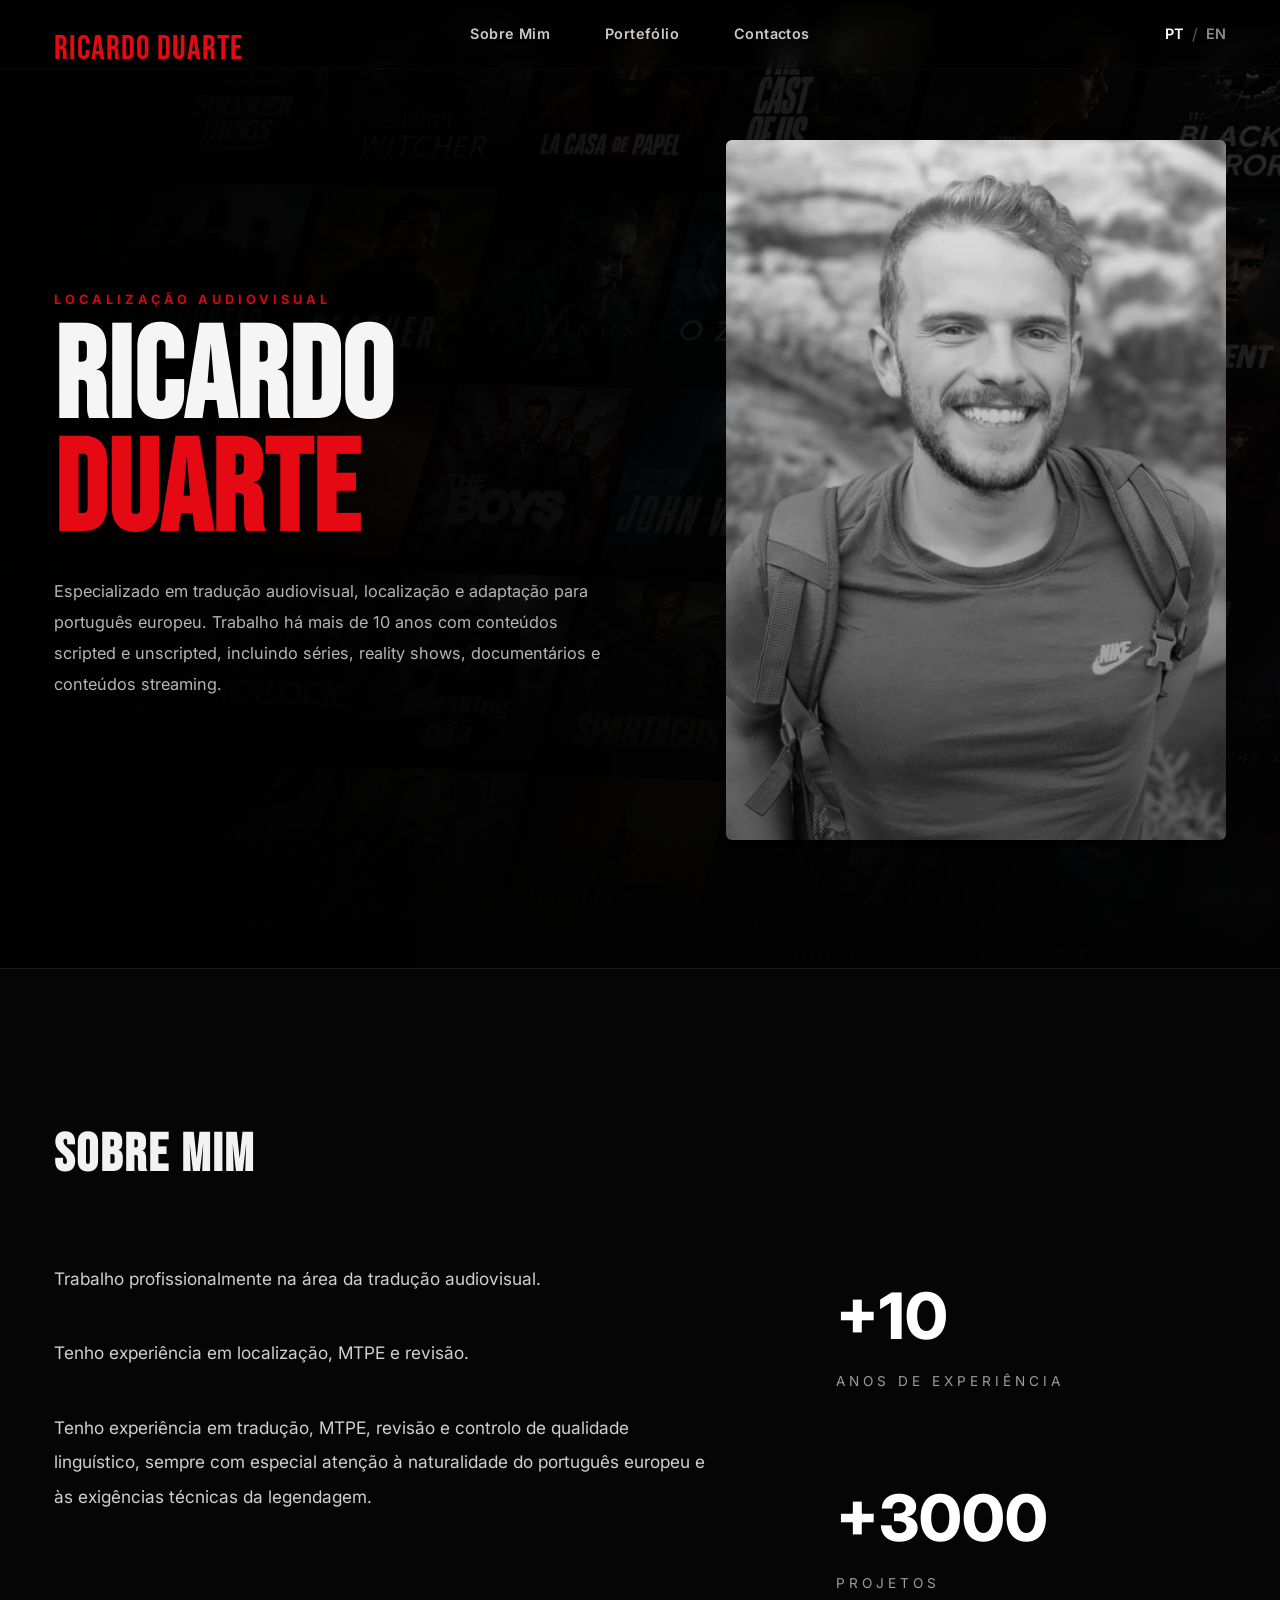
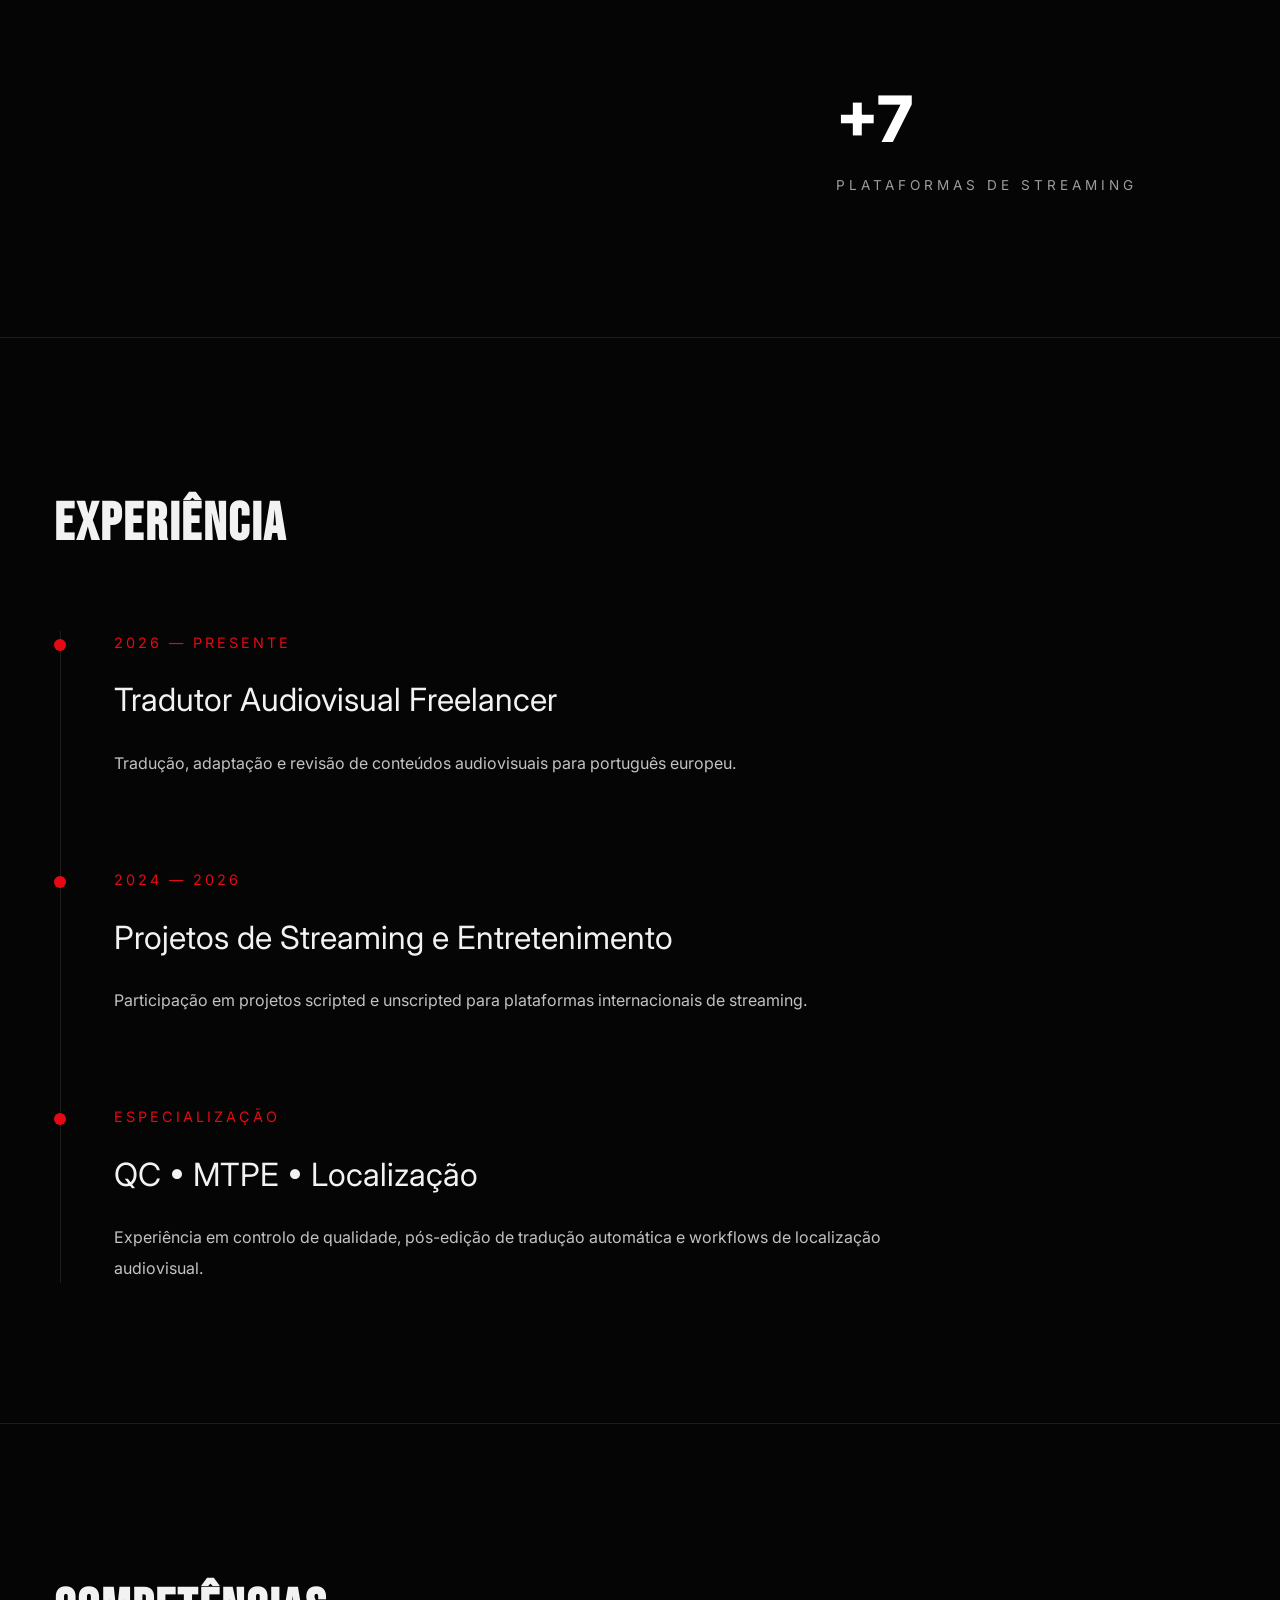
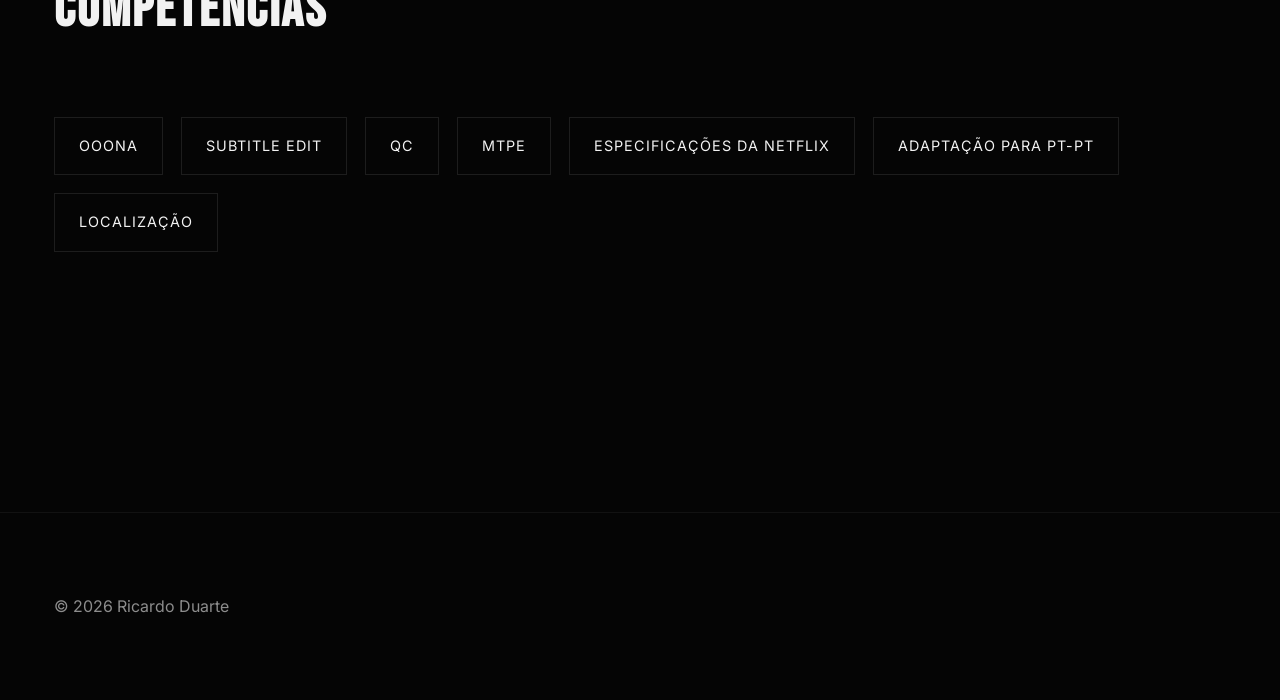
<file: index.html>
<!DOCTYPE html>
<html lang="pt-PT">

<head>

  <meta charset="UTF-8" />

  <meta name="viewport"
        content="width=device-width, initial-scale=1.0" />

  <title>Ricardo Duarte — Tradução e legendagem audiovisual</title>

  <!-- FONTS -->

  <link rel="preconnect"
        href="https://fonts.googleapis.com">

  <link rel="preconnect"
        href="https://fonts.gstatic.com"
        crossorigin>

  <link href="https://fonts.googleapis.com/css2?family=Inter:wght@300;400;500;600;700;800&family=Bebas+Neue&display=swap"
        rel="stylesheet">
<link rel="stylesheet" href="css/global.css">
<link rel="stylesheet" href="css/index.css">

</head>

<body>

  <!-- NAVBAR -->

  <nav>
    <a href="index.html"
       class="logo">
      RICARDO DUARTE
    </a>

    <div class="mobile-menu-button"
     onclick="toggleMobileMenu()">
    ☰
</div>

<div class="mobile-menu">

    <div class="nav-links">

        <a
            id="nav-about"
            href="index.html">
        </a>

        <a
            id="nav-portfolio"
            href="pages/portfolio.html">
        </a>

        <a
            id="nav-contact"
            href="pages/contactos.html">
        </a>

    </div>

    <div class="language-switch">

        <span
            class="lang-option"
            data-lang="pt"
            onclick="loadLanguage('pt')">
            PT
        </span>

        <span class="lang-separator">/</span>

        <span
            class="lang-option"
            data-lang="en"
            onclick="loadLanguage('en')">
            EN
        </span>

        </div>
    
    </div>

  </nav>

  <!-- HERO -->

  <section class="hero">

    <div class="hero-background"></div>

    <div class="container hero-grid">

      <div class="hero-left">

        <div id="hero-subtitle" class="hero-subtitle"></div>

        <h1>
          <span id="hero-first-name" class="hero-name-white">
          </span>

          <br>

          <span id="hero-last-name" class="hero-name-red"></span>
        </h1>

        <div id="hero-description" class="hero-description"></div>

      </div>

      <div class="hero-image">

        <div class="image-overlay"></div>
        <img id="hero-image" src="" alt="">

      </div>

    </div>

  </section>

  <main>

    <!-- ABOUT -->

    <section class="section">

      <div class="container">

        <h2 id="about-title" class="section-title">
          Sobre Mim
        </h2>

        <div class="about-grid">

          <div class="about-text">

            <p id="about-text-1"></p>
            
            <p id="about-text-2"></p>

            <p id="about-text-3"></p>
            
          </div>

          <div class="stats">

            <div class="stat">

              <h3 id="aboutExpYears"></h3>

              <p id="aboutExpYearsDescription"></p>

            </div>

            <div class="stat">

              <h3 id="aboutExpProjects"></h3>

              <p id="aboutExpProjectsDescription"></p>

            </div>

            <div class="stat">

              <h3 id="aboutExpChannels"></h3>

              <p id="aboutExpChannelsDescription"></p>

            </div>

          </div>

        </div>

      </div>

    </section>

    <!-- EXPERIENCE -->

    <section class="section">

      <div class="container">

        <h2 id="experience-title" class="section-title"></h2>

        <div id="experience-container" class="timeline"></div>

      </div>

    </section>

    <!-- SKILLS -->

    <section class="section">

      <div class="container">

        <h2 id="skills-title" class="section-title">
          Competências
        </h2>

        <div id="skills-container" class="skills"></div>

      </div>

    </section>

  </main>

  <!-- FOOTER -->

  <footer>

    <div class="container footer-content">

      <p>© 2026 Ricardo Duarte</p>

      <!-- <div class="footer-links">

        <a href="#">IMDb</a>

        <a href="#">LinkedIn</a>

        <a href="pages/contactos.html">Email</a>

      </div> -->

    </div>

  </footer>
  
  <script src="data/index-content.js"></script>
  <script src="scripts/language.js"></script>
  <script src="scripts/script.js"></script>

</body>
</html>
</file>
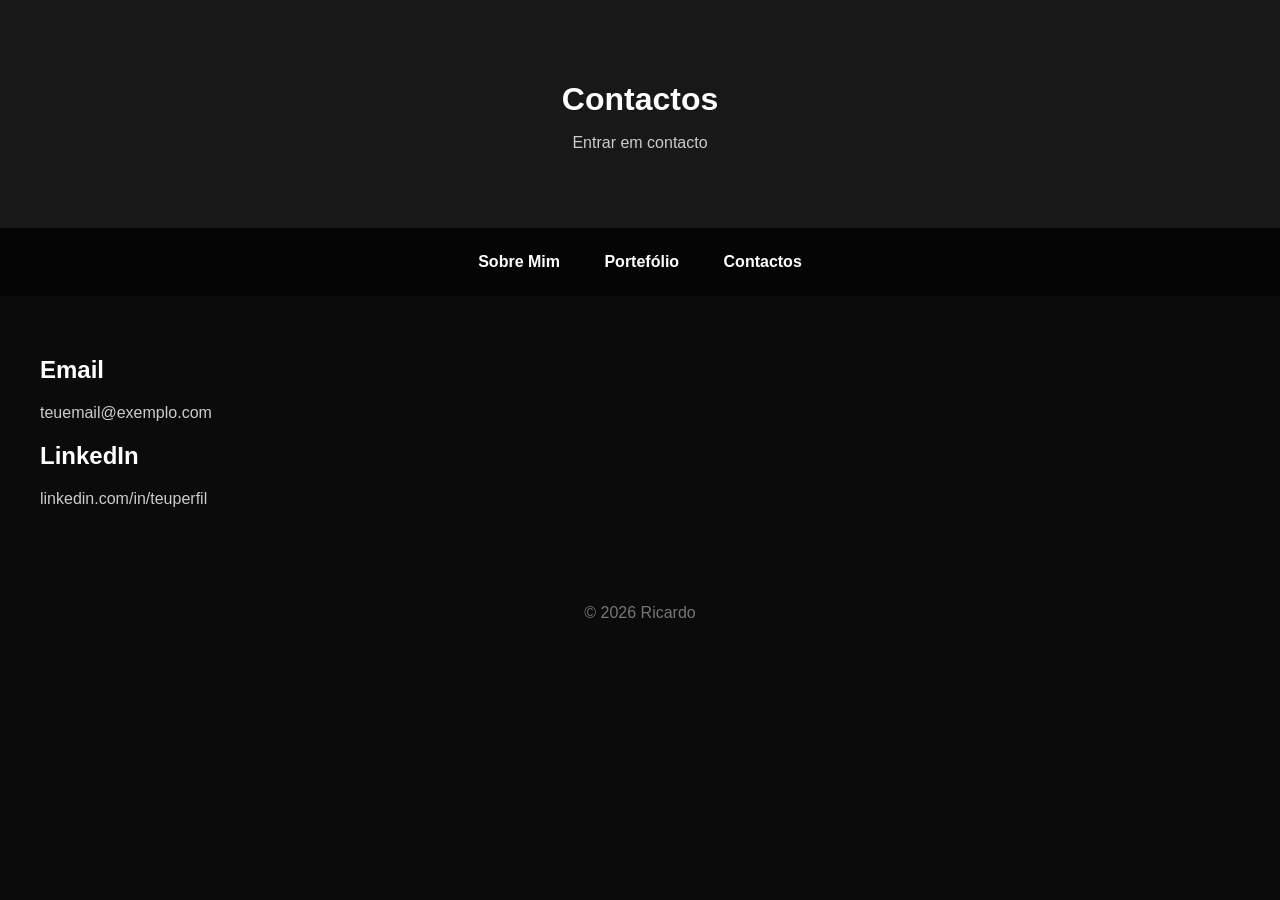
<file: contactos.html>
<!DOCTYPE html>
<html lang="pt">

<head>
  <meta charset="UTF-8">
  <meta name="viewport" content="width=device-width, initial-scale=1.0">
  <title>Contactos - Ricardo</title>

  <link rel="stylesheet" href="style.css">
</head>

<body>

<header>
  <h1>Contactos</h1>
  <p>Entrar em contacto</p>
</header>

<nav>
  <a href="index.html">Sobre Mim</a>
  <a href="portfolio.html">Portefólio</a>
  <a href="contactos.html">Contactos</a>
</nav>

<div class="container">

  <h2>Email</h2>
  <p>teuemail@exemplo.com</p>

  <h2>LinkedIn</h2>
  <p>linkedin.com/in/teuperfil</p>

</div>

<footer>
  © 2026 Ricardo
</footer>

</body>
</html>
</file>
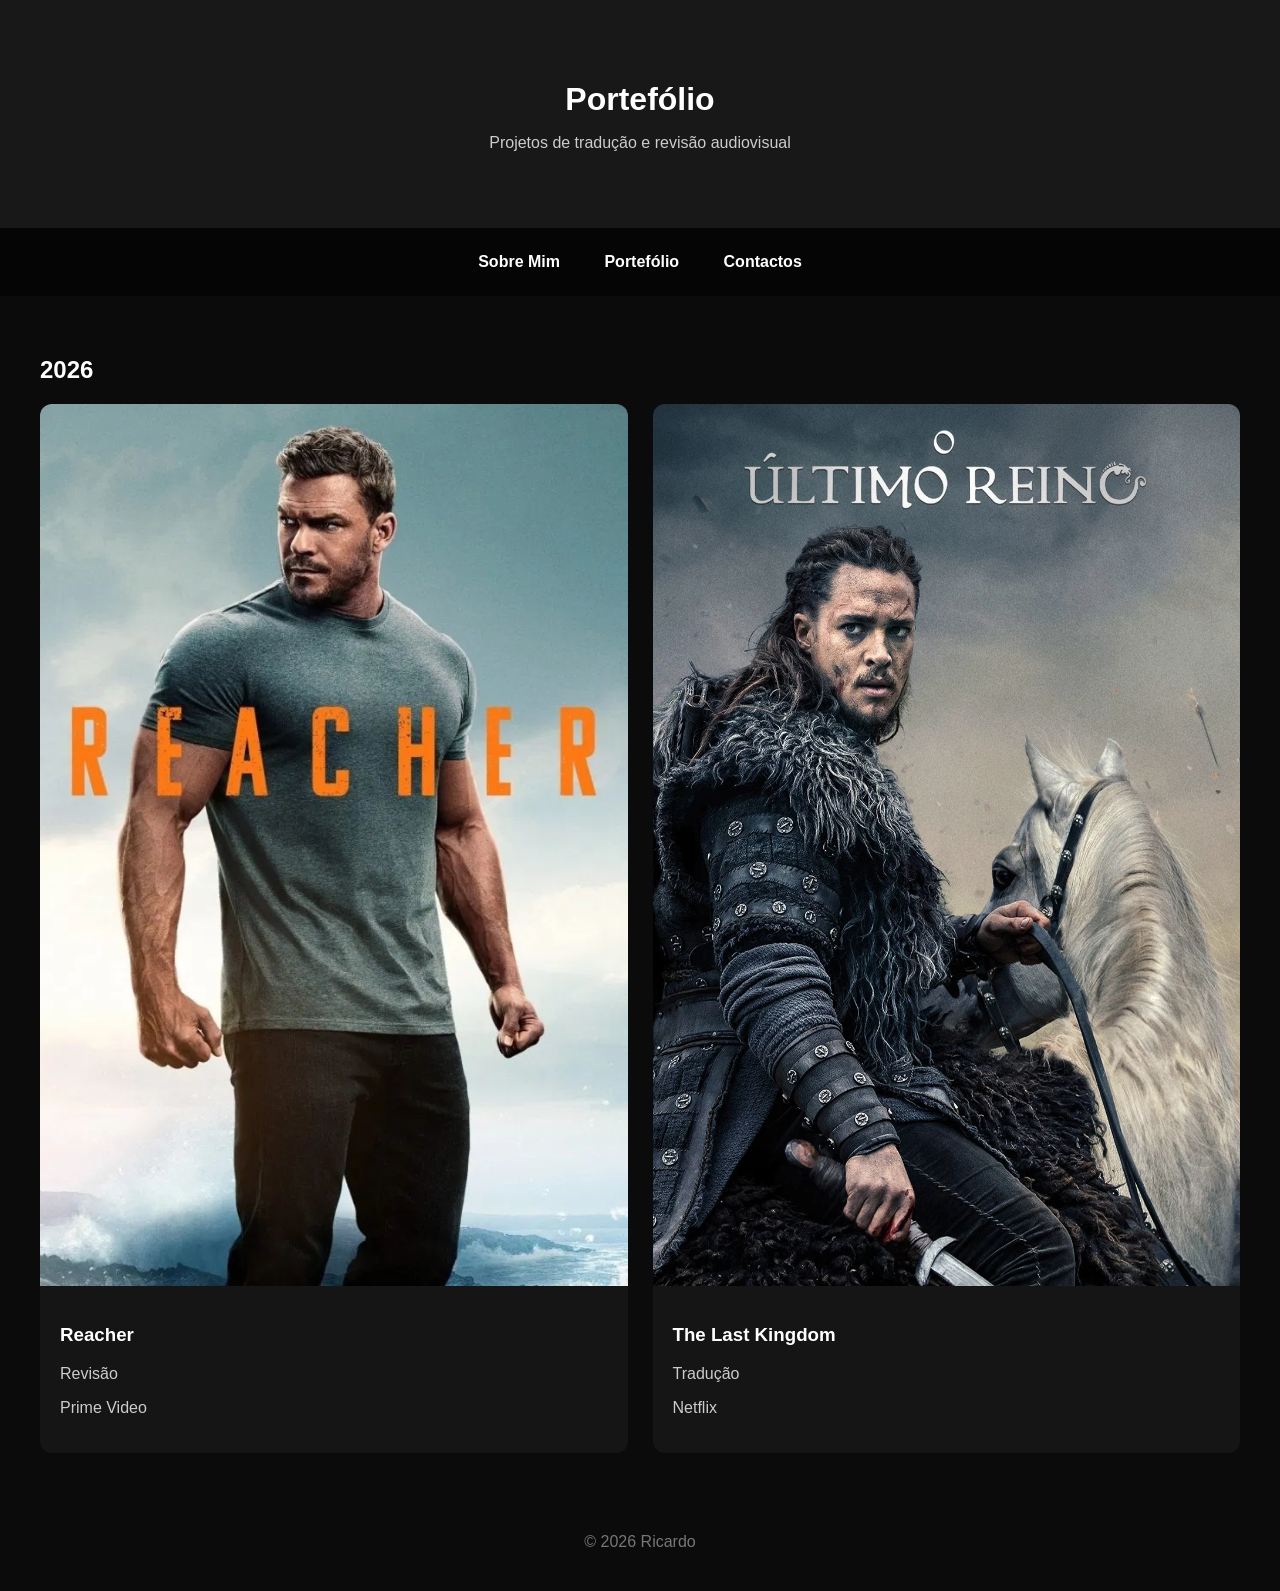
<file: portfolio.html>
<!DOCTYPE html>
<html lang="pt">

<head>
  <meta charset="UTF-8">
  <meta name="viewport" content="width=device-width, initial-scale=1.0">
  <title>Portefólio - Ricardo</title>

  <link rel="stylesheet" href="style.css">
</head>

<body>

<header>
  <h1>Portefólio</h1>
  <p>Projetos de tradução e revisão audiovisual</p>
</header>

<nav>
  <a href="index.html">Sobre Mim</a>
  <a href="portfolio.html">Portefólio</a>
  <a href="contactos.html">Contactos</a>
</nav>

<div class="container">

  <h2>2026</h2>

  <div class="portfolio-grid">

    <div class="card">
      <img src="images/reacher.jpg" alt="Reacher">

      <div class="card-content">
        <h3>Reacher</h3>
        <p>Revisão</p>
        <p>Prime Video</p>
      </div>
    </div>

    <div class="card">
      <img src="images/lastkingdom.jpg" alt="The Last Kingdom">

      <div class="card-content">
        <h3>The Last Kingdom</h3>
        <p>Tradução</p>
        <p>Netflix</p>
      </div>
    </div>

  </div>

</div>

<footer>
  © 2026 Ricardo
</footer>

</body>
</html>
</file>
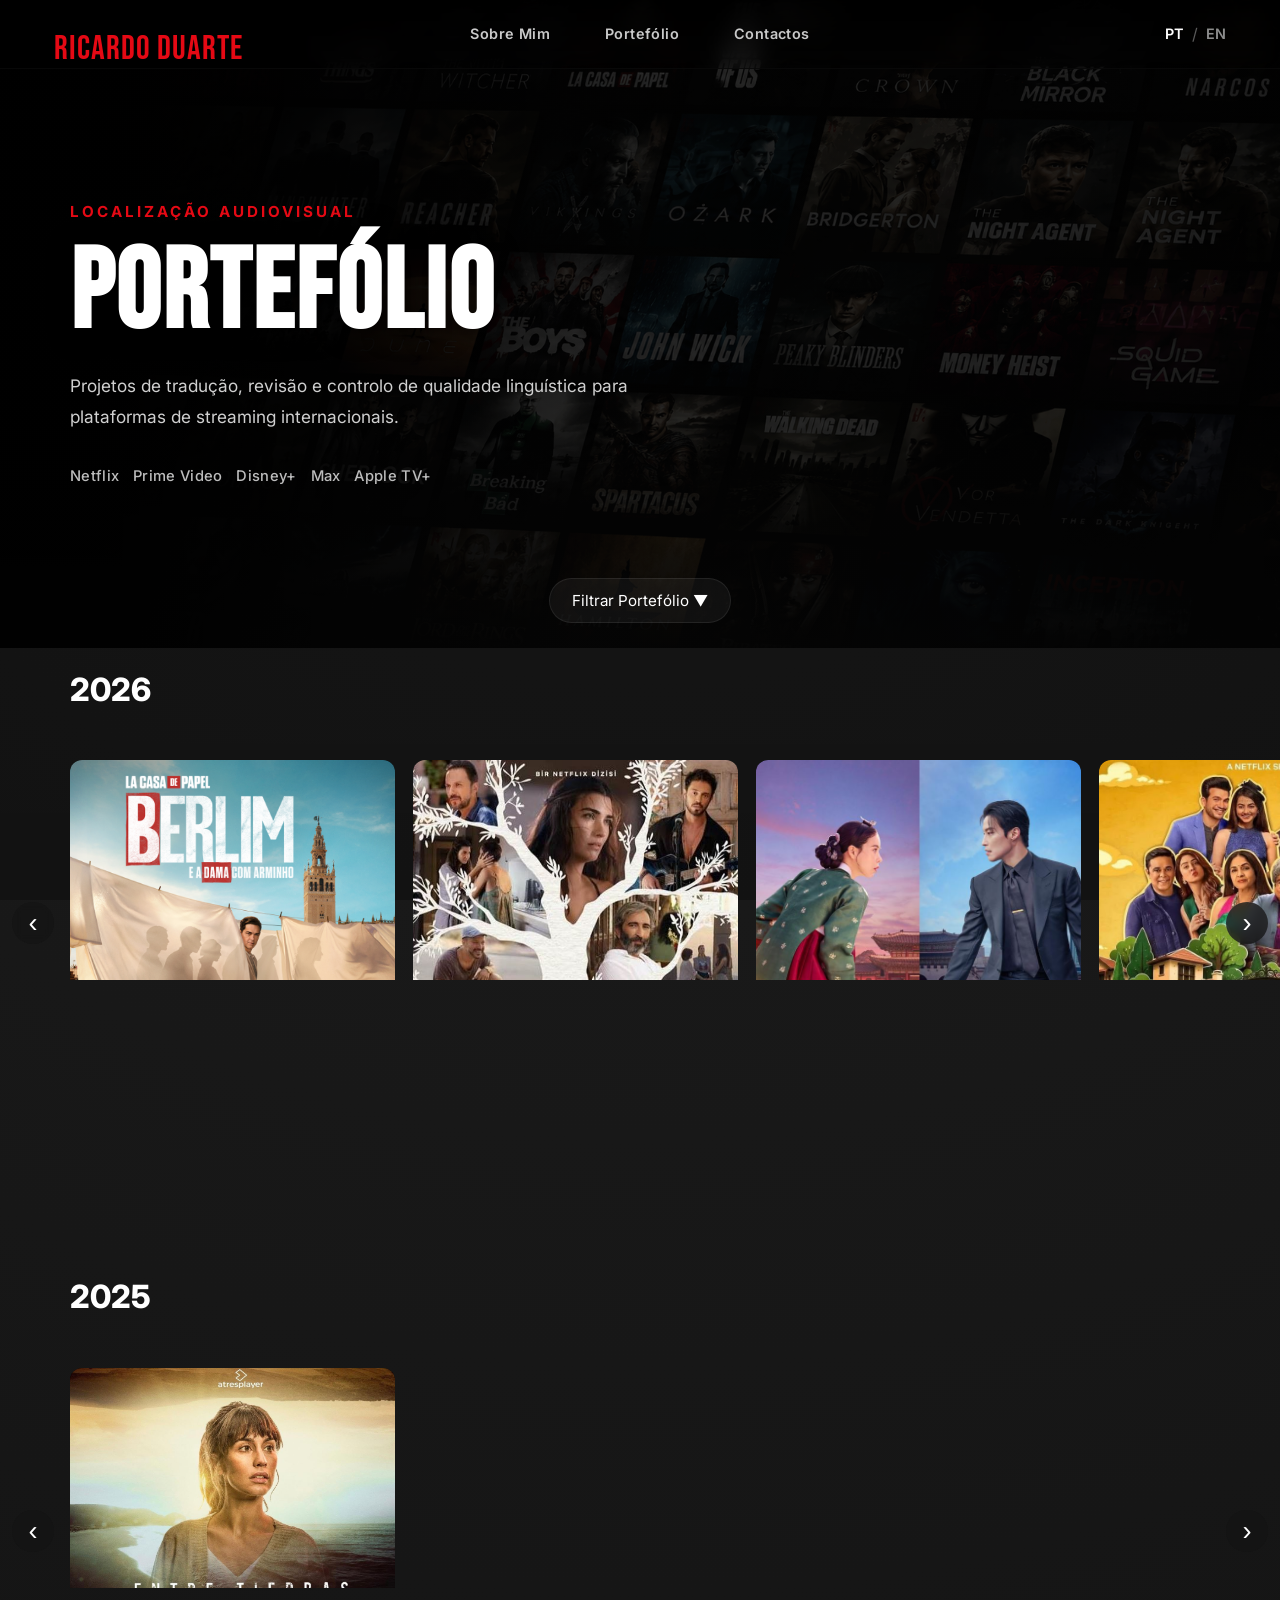
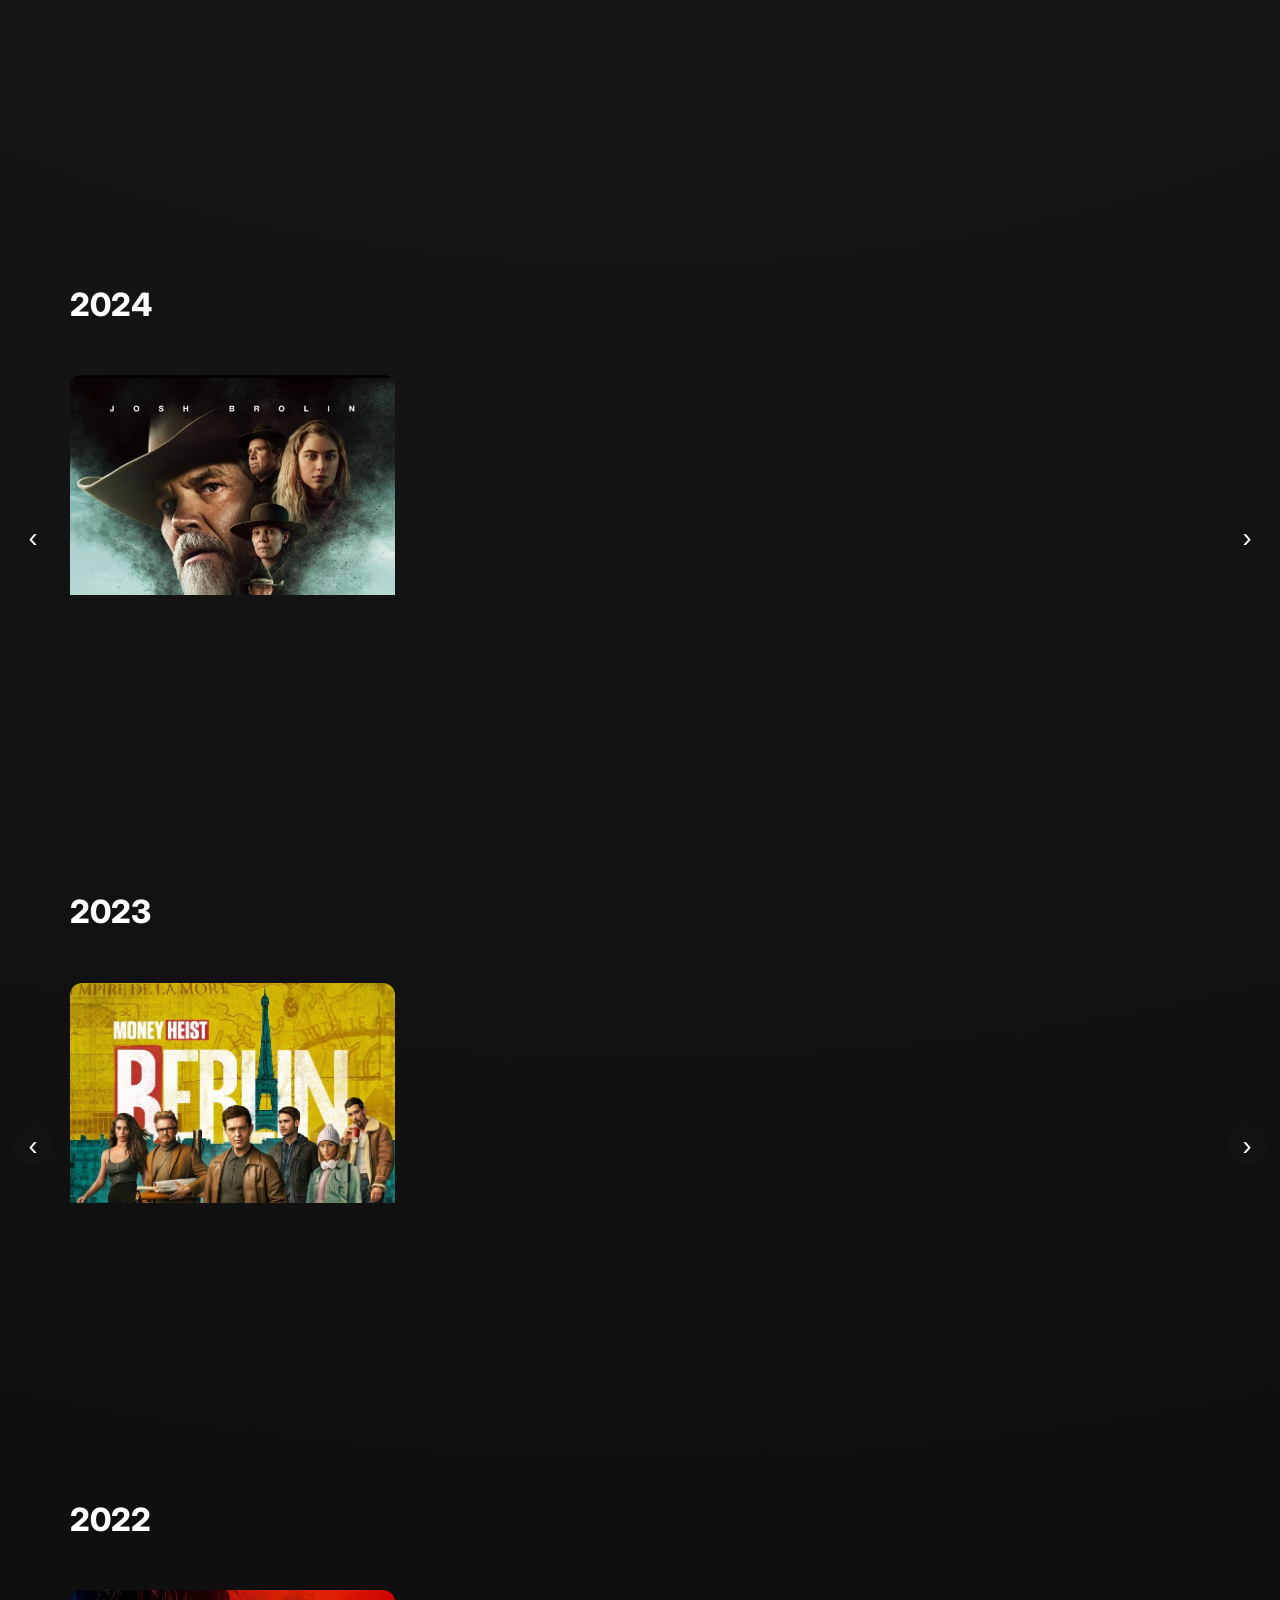
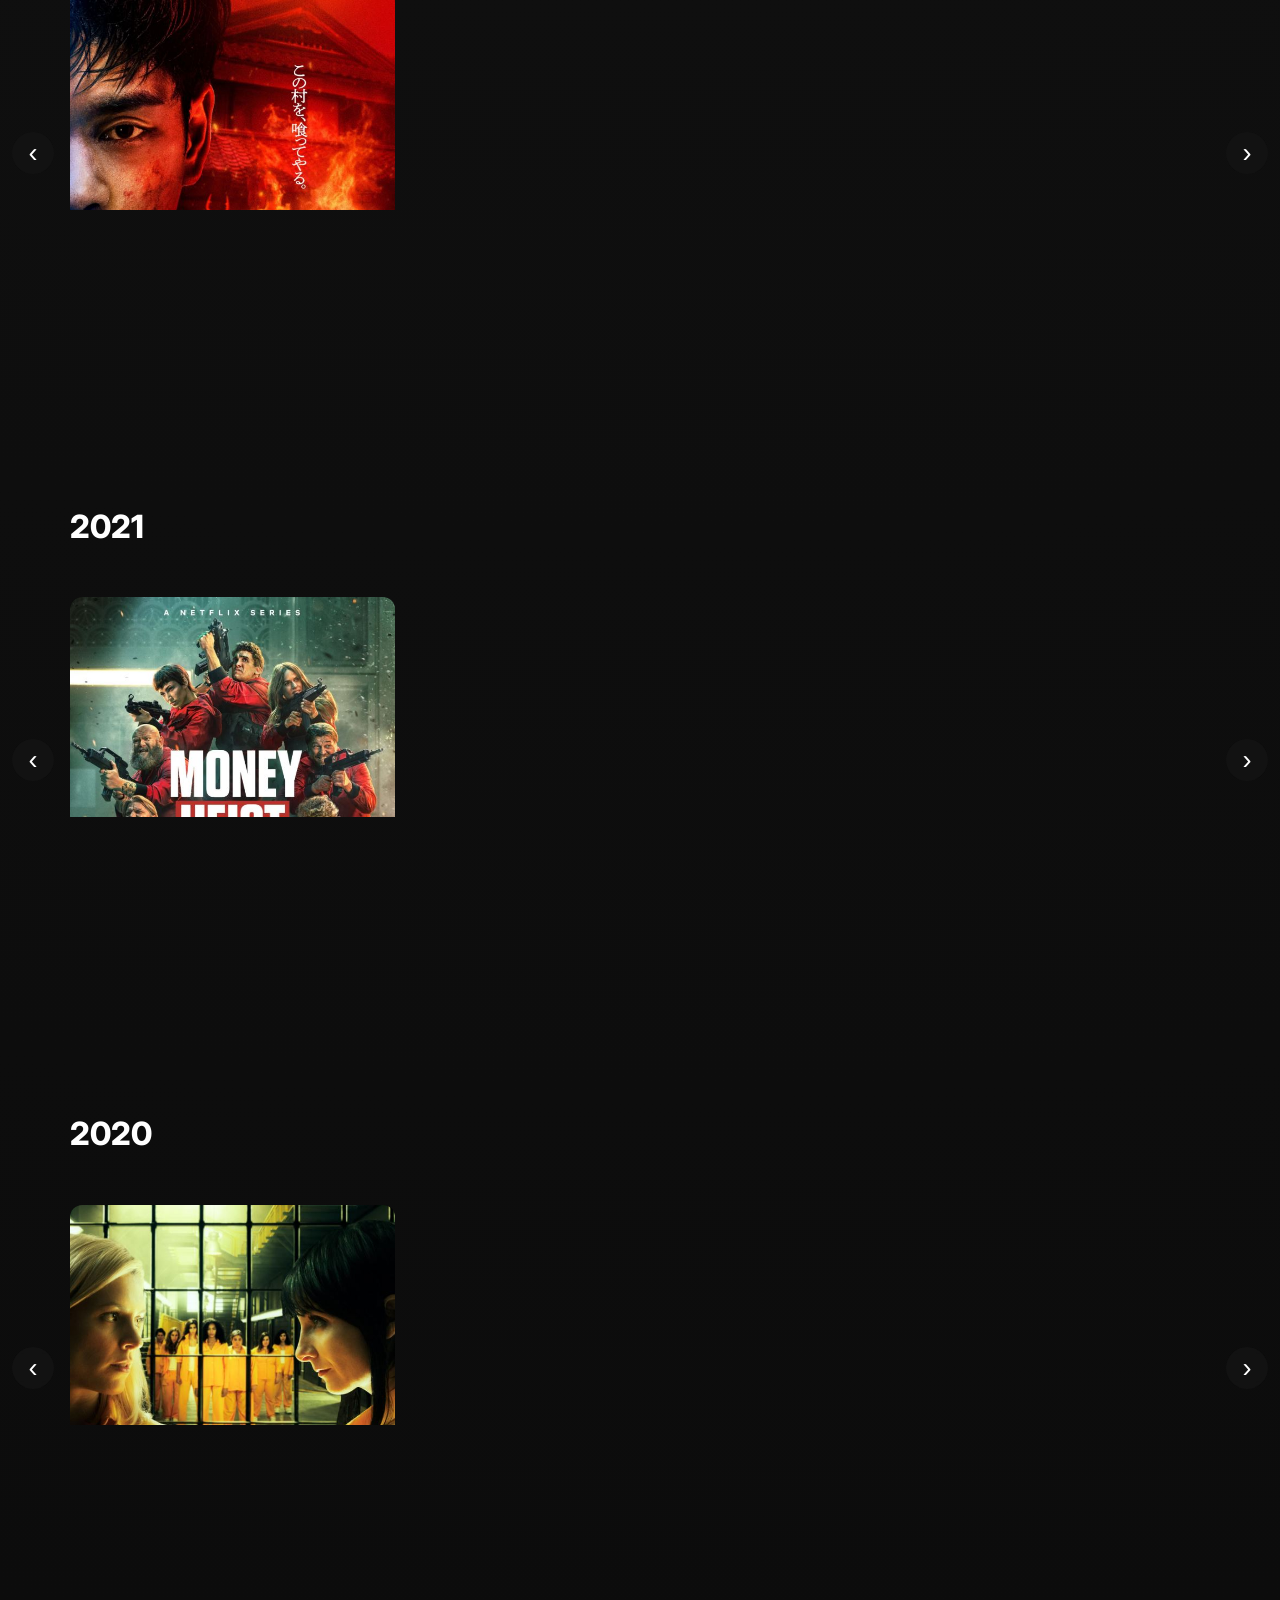
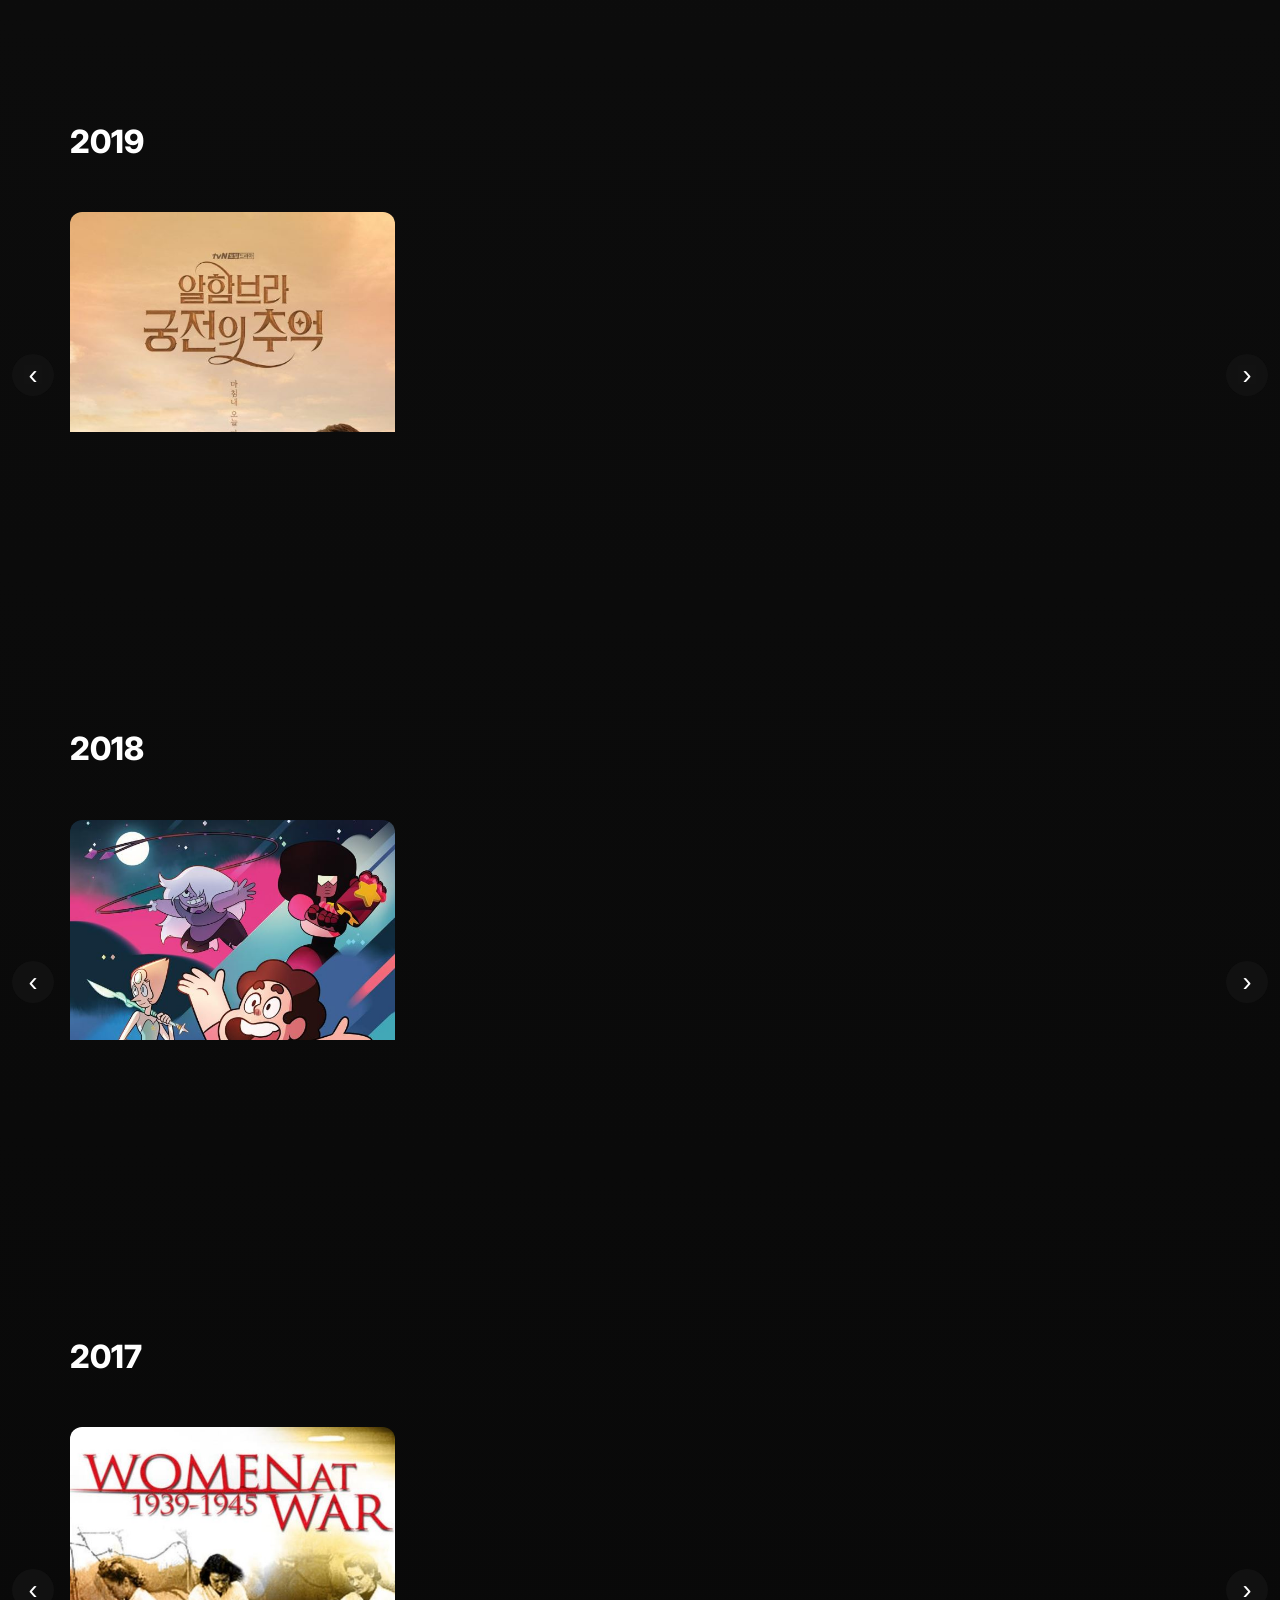
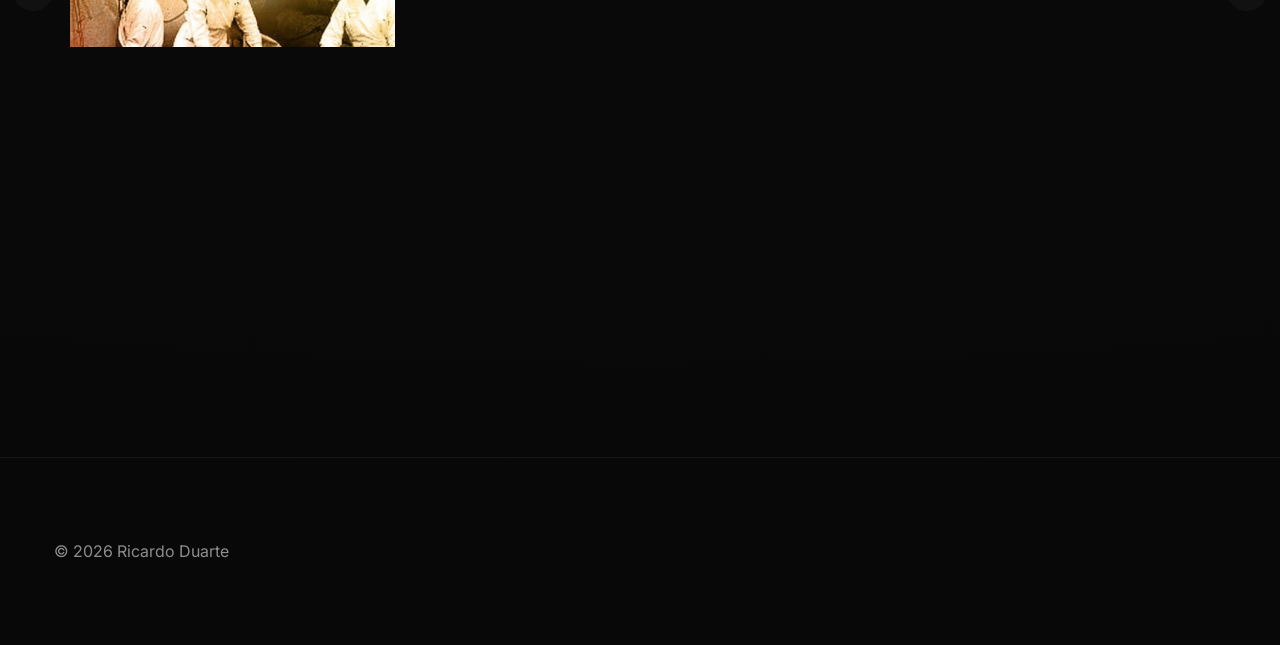
<file: pages/portfolio.html>
<!DOCTYPE html>
<html lang="pt">

<head>

  <meta charset="UTF-8">

  <meta name="viewport"
        content="width=device-width, initial-scale=1.0">

  <title>Portefólio | Ricardo Duarte</title>

  <link rel="stylesheet" href="../css/global.css">
  <link rel="stylesheet" href="../css/portefolio.css">

</head>

<body>

  <nav>

    <a href="../index.html" class="logo">
        RICARDO DUARTE
    </a>

    <div class="mobile-menu-button"
         onclick="toggleMobileMenu()">
        ☰
    </div>

    <div class="mobile-menu">

        <div class="nav-links">
          <a id="nav-about" href="../index.html"></a>
          <a id="nav-portfolio" href="portfolio.html"></a>
          <a id="nav-contact" href="contactos.html"></a>

        </div>

        <div class="language-switch">
          <span class="lang-option" data-lang="pt" onclick="loadLanguage('pt')">PT</span>
          <span class="lang-separator">/</span>

          <span class="lang-option" data-lang="en" onclick="loadLanguage('en')">EN</span>
        </div>
    </div>

</nav>

<section class="hero">

  <div class="hero-content">

    <div id="portfolio-subtitle" class="hero-subtitle"></div>

    <h1 id="portfolio-title"></h1>

    <p id="portfolio-description" class="hero-description"></p>

    <div class="platforms">

      <div class="platform">Netflix</div>

      <div class="platform">Prime Video</div>

      <div class="platform">Disney+</div>

      <div class="platform">Max</div>

      <div class="platform">Apple TV+</div>

    </div>

  </div>

</section>
  
  <main>
    
    <section class="filters-toggle">
          <button id="filters-button">Filtrar Portefólio ▼</button>
    </section>
    
    <section id="filters-panel" class="portfolio-filters">
      <div class="filters-inner">
        <div class="search-container">

            <input type="text" id="title-search">

        </div>

        <div class="filter-group">

            <h3 id="filter-platform-title"></h3>

            <div class="filter-chips">

                <button
                    class="filter-chip active"
                    data-filter-type="platform"
                    data-value="all"
                    id="platform-all-chip">
                </button>

                <button
                    class="filter-chip"
                    data-filter-type="platform"
                    data-value="Netflix">

                    Netflix

                </button>

                <button
                    class="filter-chip"
                    data-filter-type="platform"
                    data-value="Prime Video">

                    Prime Video

                </button>

                <button
                    class="filter-chip"
                    data-filter-type="platform"
                    data-value="Disney+">

                    Disney+

                </button>

                <button
                    class="filter-chip"
                    data-filter-type="platform"
                    data-value="HBO Max">

                    HBO Max

                </button>

                <button
                    class="filter-chip"
                    data-filter-type="platform"
                    data-value="Canais de TV">

                    Canais de TV

                </button>

                <button
                    class="filter-chip"
                    data-filter-type="platform"
                    data-value="Outros">

                    Outros

                </button>

            </div>

        </div>

        <div class="filter-group">

            <h3 id="filter-role-title"></h3>

            <div class="filter-chips">

                <button
                    class="filter-chip active"
                    data-filter-type="role"
                    data-value="all"
                    id="role-all-chip">
                </button>

                <button
                    class="filter-chip"
                    data-filter-type="role"
                    data-value="Tradução">

                    Tradução

                </button>

                <button
                    class="filter-chip"
                    data-filter-type="role"
                    data-value="Tradução MTPE">

                    Tradução MTPE

                </button>

                <button
                    class="filter-chip"
                    data-filter-type="role"
                    data-value="Revisão">

                    Revisão

                </button>

                <button
                    class="filter-chip"
                    data-filter-type="role"
                    data-value="Revisão MTPE">

                    Revisão MTPE

                </button>

                <button
                    class="filter-chip"
                    data-filter-type="role"
                    data-value="Metadata - Tradução">

                    Metadata - Tradução

                </button>

                <button
                    class="filter-chip"
                    data-filter-type="role"
                    data-value="Metadata - Revisão">

                    Metadata - Revisão

                </button>

            </div>

        </div>

        <div class="filter-group">

            <h3 id="filter-content-title"></h3>

            <div class="filter-chips">

                <button
                    class="filter-chip active"
                    data-filter-type="type"
                    data-value="all"
                    id="type-all-chip">
                </button>

                <button
                    class="filter-chip"
                    data-filter-type="type"
                    data-value="movie">

                    Filme

                </button>

                <button
                    class="filter-chip"
                    data-filter-type="type"
                    data-value="series">

                    Série

                </button>

                <button
                    class="filter-chip"
                    data-filter-type="type"
                    data-value="miniseries">

                    Minissérie

                </button>

            </div>

        </div>
    </div>
      
    </section>

    <div id="portfolio-container"></div>

</main>

<footer>

    <div class="container footer-content">

      <p>© 2026 Ricardo Duarte</p>

      <!-- <div class="footer-links">

        <a href="#">IMDb</a>

        <a href="#">LinkedIn</a>

        <a href="contactos.html">Email</a>

      </div> -->

    </div>

  </footer>

<script src="../data/portfolio-content.js"></script>
<script src="../data/index-content.js"></script>
<script src="../scripts/language.js"></script>
<script src="../scripts/script.js"></script>
<script src="../data/portfolio-translations.js"></script>
<script src="../scripts/portfolio.js"></script>

</body>
</html>
</file>
<file: css/global.css>
:root {

    --page-padding: 54px;
}

/* HEADER */
/* NAVBAR */
nav {

    position: fixed;

    top: 0;

    width: 100%;

    z-index: 9999;

    display: flex;

    align-items: center;

    padding: 22px 54px;

    background:
        linear-gradient(
            to bottom,
            rgba(0,0,0,0.9),
            rgba(0,0,0,0.15)
        );

    backdrop-filter: blur(10px);

    border-bottom:
        1px solid rgba(255,255,255,0.03);

}

* {
    margin: 0;
    padding: 0;
    box-sizing: border-box;
}

body {

    background: #050505;

    color: #f2f2f2;

    font-family: 'Inter', sans-serif;

    overflow-x: hidden;

    line-height: 1.7;

}

.container {

    width: min(1400px, calc(100% - (var(--page-padding) * 2)));

    margin: 0 auto;

}

.logo {

    position: absolute;

    left: var(--page-padding);

    top: 20px;

    font-family: 'Bebas Neue', sans-serif;

    font-size: 2.15rem;

    letter-spacing: 1px;

    color: #e50914;

    text-decoration: none;

}

.nav-links {

    width: 100%;

    display: flex;

    justify-content: center;

    gap: 55px;

}

.nav-links a {

    position: relative;

    color: #c9c9c9;

    text-decoration: none;

    font-size: 0.9rem;

    font-weight: 600;

    letter-spacing: 0.4px;

    transition: 0.25s ease;

}

.nav-links a::after {

    content: "";

    position: absolute;

    left: 0;

    bottom: -8px;

    width: 0;

    height: 2px;

    background: #e50914;

    transition: 0.25s ease;

}

.nav-links a:hover {

    color: white;

}

.nav-links a:hover::after {

    width: 100%;

}

.language-switch {

    position: absolute;

    right: var(--page-padding);

    display: flex;

    align-items: center;

    gap: 8px;

}

.lang-option {

    position: relative;

    color: #8d8d8d;

    font-size: 0.9rem;

    font-weight: 600;

    cursor: pointer;

    transition: 0.25s ease;

}

.lang-option::after {

    content: '';

    position: absolute;

    left: 0;

    bottom: -8px;

    width: 0%;

    height: 2px;

    background: #e50914;

    transition: 0.25s ease;

}

.lang-option:not(.active):hover {

    color: white;

}

.lang-option:not(.active):hover::after {

    width: 100%;

}

.lang-option.active {

    color: white;

    cursor: default;

    pointer-events: none;

}

.lang-option.active::after {

    width: 0;

}

.lang-separator {

    color: #5a5a5a;

    user-select: none;

}

/* FOOTER */

footer{

  padding:80px 0;

  border-top:
  1px solid rgba(255,255,255,0.05);
}

.footer-content{

  display:flex;

  justify-content:space-between;

  align-items:center;

  gap:20px;

  flex-wrap:wrap;
}

.footer-content p{

  color:#8d8d8d;
}

.footer-links{

  display:flex;

  gap:30px;
}

.footer-links a{

  position:relative;

  color:#d5d5d5;

  text-decoration:none;
}

.footer-links a::after{

  content:"";

  position:absolute;

  left:0;

  bottom:-5px;

  width:0%;

  height:1px;

  background:#e50914;

  transition:0.25s ease;
}

.footer-links a:hover::after{

  width:100%;
}

/* =========================
   RESPONSIVIDADE GLOBAL
========================= */

@media (max-width: 1199px) {

    :root {

        --page-padding: 36px;

    }

}

@media (max-width: 768px) {

    :root {

        --page-padding: 24px;

    }

}

@media (max-width: 480px) {

    :root {

        --page-padding: 18px;

    }

}

/* =========================
   HEADER MOBILE
========================= */

.mobile-menu-button {

    display: none;

}

@media (max-width: 768px) {

    nav {

        padding:
            16px
            var(--page-padding);

    }

    .logo {

    position: absolute;

    left: 50%;
    top: 50%;

    transform: translate(-50%, -50%);

    font-size: clamp(1.45rem, 5vw, 1.8rem);

    white-space: nowrap;

    }

    .mobile-menu-button {

    display: flex;

    align-items: center;
    justify-content: center;

    margin-left: auto;

    width: 42px;
    height: 42px;

    border:
        1px solid rgba(255,255,255,0.12);

    border-radius: 50%;

    color: white;

    font-size: 1.2rem;

    cursor: pointer;

    user-select: none;

    transition:
        background 0.25s ease,
        border-color 0.25s ease,
        transform 0.3s ease;

}

.mobile-menu-button:hover {

    border-color: #e50914;

}

nav.mobile-open .mobile-menu-button {

    transform: rotate(90deg);

}

    .mobile-menu {

    position: absolute;

    top: 100%;

    left: 0;
    right: 0;

    display: flex;

    flex-direction: column;

    align-items: center;

    gap: 28px;

    padding:
        30px
        var(--page-padding)
        35px;

    background:
        rgba(5,5,5,0.97);

    backdrop-filter: blur(14px);

    border-bottom:
        1px solid rgba(255,255,255,0.08);

    box-shadow:
        0 20px 40px rgba(0,0,0,0.45);

    opacity: 0;

    visibility: hidden;

    pointer-events: none;

    transform: translateY(-12px);

    transition:
        opacity 0.25s ease,
        transform 0.25s ease,
        visibility 0.25s ease;

}

nav.mobile-open .mobile-menu {

    opacity: 1;

    visibility: visible;

    pointer-events: auto;

    transform: translateY(0);

}

    .mobile-menu .nav-links {

        width: auto;

        display: flex;

        flex-direction: column;

        align-items: center;

        justify-content: center;

        gap: 22px;

        text-align: center;

    }

    .mobile-menu .nav-links a {

        font-size: 1rem;

    }

    .mobile-menu .language-switch {

        position: static;

        display: flex;

        align-items: center;

        justify-content: center;

    }

}

/* =========================
   MOBILE MENU - DESKTOP
========================= */

@media (min-width: 769px) {

    .mobile-menu {

        width: 100%;

        display: flex;

        align-items: center;

    }

    .mobile-menu .nav-links {

        width: 100%;

        display: flex;

        justify-content: center;

        gap: 55px;

    }

}

/* =========================
   FOOTER RESPONSIVO
========================= */

@media (max-width: 768px) {

    footer {
        padding: 55px 0;
    }

    .footer-content {
        flex-direction: column;
        align-items: center;
        justify-content: center;
        text-align: center;
        gap: 20px;
    }

    .footer-content p {
        font-size: 0.85rem;
    }

    .footer-links {
        justify-content: center;
        align-items: center;
        gap: 22px;
        flex-wrap: wrap;
    }

}

/* =========================
   CORREÇÃO FINAL DO LOGO MOBILE
========================= */

@media (max-width: 768px) {

    nav .logo {

        position: absolute;

        left: 50% !important;
        top: 50% !important;

        transform: translate(-50%, calc(-50% + 2px)) !important;

        font-size: clamp(1.45rem, 5vw, 1.8rem);

        white-space: nowrap;

    }

}
</file>
<file: css/index.css>
@import url('https://fonts.googleapis.com/css2?family=Inter:wght@300;400;500;600;700;800&family=Bebas+Neue&display=swap');

*{
  margin:0;
  padding:0;
  box-sizing:border-box;
}

:root{
  --bg:#050505;
  --text:#f2f2f2;
  --muted:#9f9f9f;
  --accent:#e50914;
  --border:#1c1c1c;
}

html{
  scroll-behavior:smooth;
}

main {
    padding-bottom: 120px;
}

body{
  background:var(--bg);
  color:var(--text);
  font-family:'Inter',sans-serif;
  overflow-x:hidden;
  line-height:1.7;
}

/* NAVBAR */

nav{

  position:fixed;

  top:0;

  width:100%;

  z-index:9999;

  display:flex;

  align-items:center;

  padding:22px 54px;

  background:
  linear-gradient(
    to bottom,
    rgba(0,0,0,0.9),
    rgba(0,0,0,0.15)
  );

  backdrop-filter:blur(10px);

  border-bottom:
  1px solid rgba(255,255,255,0.03);
}

.logo{

  position:absolute;

  left:54px;

  top:20px;

  font-family:'Bebas Neue',sans-serif;

  font-size:2.15rem;

  letter-spacing:1px;

  color:var(--accent);

  text-decoration:none;
}

.nav-links{

  width:100%;

  display:flex;

  justify-content:center;

  gap:55px;
}

.nav-links a{

  position:relative;

  color:#c9c9c9;

  text-decoration:none;

  font-size:0.9rem;

  font-weight:600;

  letter-spacing:0.4px;

  transition:0.25s ease;
}

.nav-links a::after{

  content:"";

  position:absolute;

  left:0;

  bottom:-8px;

  width:0;

  height:2px;

  background:var(--accent);

  transition:0.25s ease;
}

.nav-links a:hover{

  color:white;
}

.nav-links a:hover::after{

  width:100%;
}

/* HERO */

.hero{

  position:relative;

  min-height:100vh;

  display:flex;

  align-items:center;

  overflow:hidden;

  padding:
  140px
  0
  120px;
}

.hero-background{

  position:absolute;

  inset:0;

  background:
  linear-gradient(
    to right,
    rgba(0,0,0,0.88) 5%,
    rgba(0,0,0,0.65) 40%,
    rgba(0,0,0,0.45) 100%
  ),
  linear-gradient(
    to top,
    rgba(5,5,5,1),
    rgba(5,5,5,0.2)
  ),
  url("../images/hero-bg.jpg");

  background-size:cover;

  background-position:center;

  opacity:0.95;
}

.hero-grid{

  position:relative;

  z-index:2;

  display:grid;

  grid-template-columns:
  1fr
  500px;

  gap:80px;

  align-items:center;
}

.hero-subtitle{

  color:
  rgba(229,9,20,0.92);

  font-size:0.8rem;

  font-weight:700;

  letter-spacing:4px;

  margin-bottom:14px;

  text-transform:uppercase;
}

.hero-left h1{

  font-family:'Bebas Neue',sans-serif;

  font-size:
  clamp(5rem,10vw,8rem);

  line-height:0.88;

  letter-spacing:1px;

  margin-bottom:26px;

  color:#f5f5f5;
}

.hero-left h1 .hero-name-red{
  color:var(--accent);
}

.hero-left h1 .hero-name-white{
  color:#f5f5f5;
}

.hero-description{

  max-width:560px;

  font-size:1.02rem;

  color:#b5b5b5;

  line-height:1.9;
}

.hero-name-white {

    color: #f5f5f5;
}

.hero-name-red {

    color: var(--accent);
}

/* HERO IMAGE */

.hero-image{

  position:relative;
}

.hero-image img{

  width:100%;

  height:700px;

  object-fit:cover;

  filter:
  grayscale(100%)
  brightness(0.9);

  border-radius:6px;
}

.image-overlay{

  position:absolute;

  inset:0;

  background:
  linear-gradient(
    to top,
    rgba(0,0,0,0.4),
    rgba(0,0,0,0)
  );

  z-index:2;

  border-radius:6px;
}

/* SECTIONS */

.section{

  padding:140px 0;

  border-top:
  1px solid var(--border);
}

.section-title{

  font-family:'Bebas Neue',sans-serif;

  font-size:3.4rem;

  letter-spacing:2px;

  margin-bottom:60px;
}

/* ABOUT */

.about-grid{
    display:grid;
    grid-template-columns:1.7fr 1fr;
    gap:120px;
}

.about-text p{
    font-size:1.08rem;
    line-height:2;
    color:#d0d0d0;
    margin-bottom:40px;
}

.stats{
    display:flex;
    flex-direction:column;
    justify-content:center;
    gap:70px;
}

.stat h3{
    font-size:4rem;
    font-weight:800;
    color:white;
}

.stat p{
    color:#9d9d9d;
    text-transform:uppercase;
    letter-spacing:4px;
    font-size:0.85rem;
}

.timeline{
    position:relative;
    display:flex;
    flex-direction:column;
    gap:90px;
    padding-left:60px;
}

.timeline::before{
    content:"";
    position:absolute;
    left:6px;
    top:0;
    bottom:0;
    width:1px;
    background:#1d1d1d;
}

.timeline-item{
    position:relative;
}

.timeline-item::before{
    content:"";
    position:absolute;
    left:-60px;
    top:8px;
    width:12px;
    height:12px;
    border-radius:50%;
    background:#e50914;
}

.timeline-year{
    color:#e50914;
    font-size:0.9rem;
    letter-spacing:3px;
    text-transform:uppercase;
    margin-bottom:18px;
}

.timeline-title{
    font-size:2rem;
    margin-bottom:20px;
}

.timeline-description{
    max-width:800px;
    color:#c2c2c2;
    line-height:1.9;
}

.skills{
    display:flex;
    flex-wrap:wrap;
    gap:18px;
}

.skill{
    border:1px solid #1d1d1d;
    padding:16px 24px;
    font-size:0.9rem;
    letter-spacing:1px;
    text-transform:uppercase;
    transition:.25s;
}

.skill:hover{
    border-color:#e50914;
    transform:translateY(-2px);
}

/* FOOTER */

/* footer{

  padding:80px 0;

  border-top:
  1px solid var(--border);
}

.footer-content{

  display:flex;

  justify-content:space-between;

  align-items:center;

  gap:20px;

  flex-wrap:wrap;
}

.footer-content p{

  color:var(--muted);
}

.footer-links{

  display:flex;

  gap:30px;
}

.footer-links a{

  position:relative;

  color:#d5d5d5;
}

.footer-links a::after{

  content:"";

  position:absolute;

  left:0;

  bottom:-5px;

  width:0%;

  height:1px;

  background:var(--accent);

  transition:0.25s ease;
}

.footer-links a:hover::after{

  width:100%;
} */

/* RESPONSIVE */

@media (max-width:1000px){

  .hero-grid,
  .about-grid{

    grid-template-columns:1fr;
  }

  .hero-image img{

    height:500px;
  }

  .hero{

    padding-top:160px;
  }
}

@media (max-width:700px){

  nav{

    padding:
    18px
    24px;
  }

  .logo{

    left:24px;

    font-size:1.8rem;
  }

  .nav-links{

    gap:20px;
  }

  .hero-left h1{

    font-size:4.5rem;
  }

  .section-title{

    font-size:2.5rem;
  }

  .stat h3{

    font-size:2.2rem;
  }
}
</file>
<file: style.css>
body {
  font-family: Arial, sans-serif;
  background: #0b0b0b;
  color: white;
  margin: 0;
  padding: 0;
}

header {
  text-align: center;
  padding: 60px 20px;
  background: #181818;
}

h1 {
  margin-bottom: 10px;
}

p {
  color: #cccccc;
}

nav {
  text-align: center;
  padding: 25px;
  background: #050505;
}

nav a {
  color: white;
  text-decoration: none;
  margin: 0 20px;
  font-weight: bold;
  transition: 0.3s;
}

nav a:hover {
  color: #999;
}

.container {
  max-width: 1200px;
  margin: auto;
  padding: 40px;
}

.portfolio-grid {
  display: grid;
  grid-template-columns: repeat(auto-fit, minmax(300px, 1fr));
  gap: 25px;
}

.card {
  background: #151515;
  border-radius: 12px;
  overflow: hidden;
}

.card img {
  width: 100%;
  display: block;
}

.card-content {
  padding: 20px;
}

footer {
  text-align: center;
  padding: 40px;
  color: #777;
}
</file>
<file: css/portefolio.css>
@import url('https://fonts.googleapis.com/css2?family=Inter:wght@300;400;500;600;700;800;900&family=Bebas+Neue&display=swap');

* {
  margin: 0;
  padding: 0;
  box-sizing: border-box;
}

html {
  scroll-behavior: smooth;
}

body {  
  background:
    radial-gradient(circle at top, #1d1d1d 0%, #0f0f0f 45%, #080808 100%);

  color: white;

  font-family: 'Inter', sans-serif;

  overflow-x: hidden;
}

/* CINEMATIC OVERLAY */

body::before {

  content: '';

  position: fixed;

  inset: 0;

  background:
    linear-gradient(
      rgba(0,0,0,0.15),
      rgba(0,0,0,0.25)
    );

  pointer-events: none;

  z-index: -1;
}

/* NAVBAR */

/*
nav {

  position: fixed;

  top: 0;

  width: 100%;

  z-index: 9999;

  display: flex;

  align-items: center;

  padding:
    22px
    60px;

  background:
    linear-gradient(
      to bottom,
      rgba(0,0,0,0.88),
      rgba(0,0,0,0.15)
    );

  backdrop-filter: blur(10px);

  border-bottom:
    1px solid rgba(255,255,255,0.03);
}

.logo {

  position: absolute;

  left: 60px;

  font-family: 'Bebas Neue', sans-serif;

  font-size: 2.2rem;

  letter-spacing: 1px;

  color: #e50914;

  text-decoration: none;

  transition: 0.25s ease;
}

.logo:hover {

  opacity: 0.8;
}

.nav-links {

  width: 100%;

  display: flex;

  justify-content: center;

  gap: 55px;
}

nav {
    position: fixed;
    top: 0;
    width: 100%;
    z-index: 9999;
    display: flex;
    align-items: center;
    padding: 22px 60px;
    background: linear-gradient(to bottom, rgba(0, 0, 0, 0.88), rgba(0, 0, 0, 0.15));
    backdrop-filter: blur(10px);
    border-bottom: 1px solid rgba(255, 255, 255, 0.03);
}

.nav-links a {

  position: relative;

  color: #f1f1f1;

  text-decoration: none;

  font-size: 0.92rem;

  font-weight: 600;

  letter-spacing: 0.5px;

  transition: 0.25s ease;
}

.nav-links a::after {

  content: '';

  position: absolute;

  left: 0;
  bottom: -8px;

  width: 0%;

  height: 2px;

  background: #e50914;

  transition: 0.25s ease;
}

.nav-links a:hover {

  color: white;
}

.nav-links a:hover::after {

  width: 100%;
}
*/

/* FILTROS */

.portfolio-filters {

  max-height: 0;

  overflow: hidden;

  opacity: 0;

  padding: 0 54px;

  transition:
    max-height 0.35s ease,
    opacity 0.25s ease;

}

.portfolio-filters.open {

  max-height: 700px;

  opacity: 1;

  padding-top: 20px;

  padding-bottom: 20px;
  
}

.filter-group {

  margin-bottom: 40px;

}

.filter-group h3 {

  color: #8f8f8f;

  text-transform: uppercase;

  letter-spacing: 2px;

  font-size: 0.75rem;

  font-weight: 700;

  margin-bottom: 12px;

  text-align: center;

}

.filter-chips {
  
    display: flex;

    flex-wrap: wrap;

    justify-content: center;

    gap: 10px;

}

.filter-chip {

  background: rgba(255,255,255,0.05);

  border: 1px solid rgba(255,255,255,0.08);

  color: #d8d8d8;

  padding: 10px 16px;

  border-radius: 999px;

  font-size: 0.9rem;

  font-family: inherit;

  cursor: pointer;

  transition:
    background 0.2s ease,
    border-color 0.2s ease,
    color 0.2s ease,
    transform 0.2s ease;

}

.filter-chip:hover {

  border-color: #e50914;

  color: white;

  transform: translateY(-1px);

}

.filter-chip.active {

  background: #e50914;

  border-color: #e50914;

  color: white;

  font-weight: 600;

  box-shadow:
    0 0 18px rgba(229,9,20,0.35);

}

.filters-toggle {
  
    display: flex;

    justify-content: center;

    margin-bottom: 40px;

}

.filters-inner {

    max-width: 1300px;

    margin: 0 auto;

}

#filters-button {

  background: rgba(255,255,255,0.05);

  border: 1px solid rgba(255,255,255,0.08);

  color: white;

  padding: 12px 22px;

  border-radius: 999px;

  font-family: inherit;

  font-size: 0.95rem;

  cursor: pointer;

  transition: all 0.25s ease;

}

#filters-button:hover {

  border-color: #e50914;

  box-shadow:
    0 0 15px rgba(229,9,20,0.25);

}

/* HERO */

.hero {

  height: 72vh;

  position: relative;

  display: flex;

  align-items: center;

  padding:
    120px
    70px
    80px;

  overflow: hidden;
}

/* HERO BACKGROUND */

.hero::before {

  content: '';

  position: absolute;

  inset: 0;

  background:
    linear-gradient(
      to right,
      rgba(0,0,0,0.92) 10%,
      rgba(0,0,0,0.45) 45%,
      rgba(0,0,0,0.65) 100%
    ),
    linear-gradient(
      to top,
      rgba(10,10,10,1) 0%,
      rgba(10,10,10,0.2) 35%
    ),
    url('../images/hero-bg.jpg');

  background-size: cover;

  background-position: center;

  filter:
    saturate(0.9)
    brightness(0.85);

  transform: scale(1.02);
}

/* HERO CONTENT */

.hero-content {

  position: relative;

  z-index: 2;

  max-width: 760px;
}

.hero-subtitle {

  color: #e50914;

  font-size: 0.95rem;

  font-weight: 700;

  letter-spacing: 3px;

  margin-bottom: 18px;

  text-transform: uppercase;
}

.hero h1 {

  font-family: 'Bebas Neue', sans-serif;

  font-size: 7rem;

  line-height: 0.92;

  letter-spacing: 2px;

  margin-bottom: 24px;

  text-shadow:
    0 5px 25px rgba(0,0,0,0.6);
}

.hero-description {

  color: #d0d0d0;

  font-size: 1.08rem;

  line-height: 1.8;

  max-width: 650px;

  margin-bottom: 32px;
}

/* PLATFORM TAGS */

.platforms {

  display: flex;

  flex-wrap: wrap;

  gap: 14px;
}

.platform {

  color: #bdbdbd;

  font-size: 0.92rem;

  font-weight: 500;

  letter-spacing: 0.3px;

  transition: 0.25s ease;
}

.platform:hover {

  color: white;
}

/* MAIN */

main {

  position: relative;

  z-index: 5;

  margin-top: -70px;

  padding:
    0
    0
    120px;
}

/* YEAR SECTION */

.year-section {

  margin-bottom: 10px;
}

.year-section h2 {

  font-size: 2rem;

  font-weight: 800;

  margin-bottom: 8px;

  padding-left: 70px;
}

/* CAROUSEL */

.carousel-wrapper {

  position: relative;
}

.carousel {

  display: flex;

  gap: 18px;

  overflow-x: auto;
  overflow-y: hidden;

  scroll-behavior: smooth;

  scrollbar-width: none;

  padding:
    35px
    70px
    20px;
}

.carousel::-webkit-scrollbar {

  display: none;
}

/* CARD */

.card {

  min-width: 325px;
  max-width: 325px;

  position: relative;
  overflow: visible;

  flex-shrink: 0;

  transition:
    transform 0.28s ease,
    z-index 0.28s ease;

  z-index: 1;
}

.card:hover,
.card.video-playing {

  transform: scale(1.18);

  z-index: 500;

  box-shadow:
    0 20px 50px rgba(0,0,0,0.8);
}

.card:hover .overlay,
.card.video-playing .overlay {

  opacity: 1;

  transform: translateY(0);

  pointer-events: auto;
}

/* IMAGE */

.card-image {

  position: relative;

  overflow: hidden;

  border-radius: 12px 12px 0 0;

  background: black;
}

.card-image::after {

  content: '';

  position: absolute;

  inset: 0;

  background:
    linear-gradient(
      to top,
      rgba(0,0,0,0.6),
      rgba(0,0,0,0)
    );

  opacity: 0;

  transition: 0.25s ease;

  pointer-events: none;
}

.card:hover .card-image::after {

  opacity: 1;
}

.card img,
.card iframe {

  width: 100%;

  height: 220px;

  object-fit: cover;

  object-position: top;

  display: block;

  border: none;

  transition: transform 0.35s ease;
}

.card:hover img {

  transform: scale(1.03);
}

/* OVERLAY */

.overlay {

position: relative;

top: auto;
left: auto;
right: auto;

  background:
    linear-gradient(
      to bottom,
      #1f1f1f,
      #121212
    );

  height: 260px;

  padding: 18px;

  border-radius: 0 0 12px 12px;

  opacity: 0;

  transform: translateY(-8px);

  transition: 0.22s ease;

  box-shadow:
    0 20px 40px rgba(0,0,0,0.85);

  border-top:
    1px solid rgba(255,255,255,0.04);

  z-index: 10;
}

/* VIDEO ACTIVE */

.overlay.video-active {

  pointer-events: none;
}

.overlay.video-active .play-btn {

  pointer-events: auto;
}

/* TOP ROW */

.top-row {

  display: flex;

  align-items: center;

  gap: 14px;

  margin-bottom: 14px;
}

/* PLAY */

.play-btn {

  width: 44px;
  height: 44px;

  border-radius: 50%;

  background: white;
  color: black;

  display: flex;

  align-items: center;
  justify-content: center;

  font-size: 1rem;

  font-weight: bold;

  cursor: pointer;

  flex-shrink: 0;

  transition: 0.22s ease;

  user-select: none;
}

.play-btn:hover {

  transform: scale(1.08);

  background: #ececec;
}

/* META */

.meta {

  display: flex;

  align-items: center;

  gap: 18px;
}

.age {

  border:
    1px solid rgba(255,255,255,0.35);

  padding:
    4px
    8px;

  border-radius: 4px;

  color: #d0d0d0;

  font-size: 0.82rem;
}

.type {

  color: #d0d0d0;

  font-size: 0.92rem;
}

/* GENRES */

.genres {

  display: flex;

  flex-wrap: wrap;

  gap: 6px;

  margin-bottom: 18px;
}

.genre {

  color: #d0d0d0;

  font-size: 0.85rem;
}

.genre::after {

  content: '•';

  margin-left: 6px;
}

.genre:last-child::after {

  display: none;
}

/* BADGE */

.badge {

  display: inline-flex;

  align-items: center;

  gap: 6px;

  font-size: 0.84rem;

  color: #f1f1f1;
}

.badge-icon {

  color: #46d369;
}

/* PROJECT ROLE */

.project-role {

    display: inline-block;

    padding: 6px 12px;

    border: 1px solid #e50914;

    color: #e50914;

    font-size: 0.72rem;

    font-weight: 700;

    text-transform: uppercase;

    letter-spacing: 1px;

}

.project-platform {

    display: block;

    margin-top: 18px;

    margin-bottom: 14px;

    color: #ffffff;

    font-size: 0.85rem;

    font-weight: 600;

}

.project-title {

    margin-top: 14px;

    margin-bottom: 12px;

    font-size: 1rem;

    font-weight: 700;

    color: white;

    letter-spacing: 0.3px;
}

/* ARROWS */

.arrow {

  position: absolute;

  top: 37%;

  transform: translateY(-50%);

  width: 42px;

  height: 42px;

  border-radius: 50%;

  border: none;

  background:
    rgba(20,20,20,0.75);

  color: white;

  cursor: pointer;

  z-index: 999;

  font-size: 1.7rem;

  transition: 0.25s ease;

  backdrop-filter: blur(5px);

  display: flex;

  align-items: center;

  justify-content: center;
}

.arrow:hover {

  background:
    rgba(15,15,15,0.96);
}

.arrow-left {

  left: 12px;
}

.arrow-right {

  right: 12px;
}

/* MOBILE */

@media (max-width: 768px) {

  nav {

    padding:
      18px
      24px;
  }

  .logo {

    font-size: 1.7rem;
  }

  .nav-links {

    gap: 20px;
  }

  .hero {

    height: auto;

    padding:
      150px
      30px
      90px;
  }

  .hero h1 {

    font-size: 4rem;
  }

  .hero-description {

    font-size: 1rem;
  }

  main {

    padding:
      0
      20px
      100px;
  }

  .card {

    min-width: 240px;
    max-width: 240px;
    overflow: visible;
  }

}

.search-container {

    max-width: 900px;

    margin: 0 auto 40px auto;

}

#title-search {

    width: 100%;

    padding: 14px 18px;

    background: rgba(255,255,255,0.05);

    border: 1px solid rgba(255,255,255,0.08);

    border-radius: 12px;

    color: white;

    font-size: 0.95rem;

    font-family: inherit;

    transition: all 0.25s ease;

}

#title-search::placeholder {

    color: rgba(255,255,255,0.45);

}

#title-search:focus {

    outline: none;

    border-color: #e50914;

    box-shadow:
        0 0 15px rgba(229,9,20,0.2);

}
</file>
